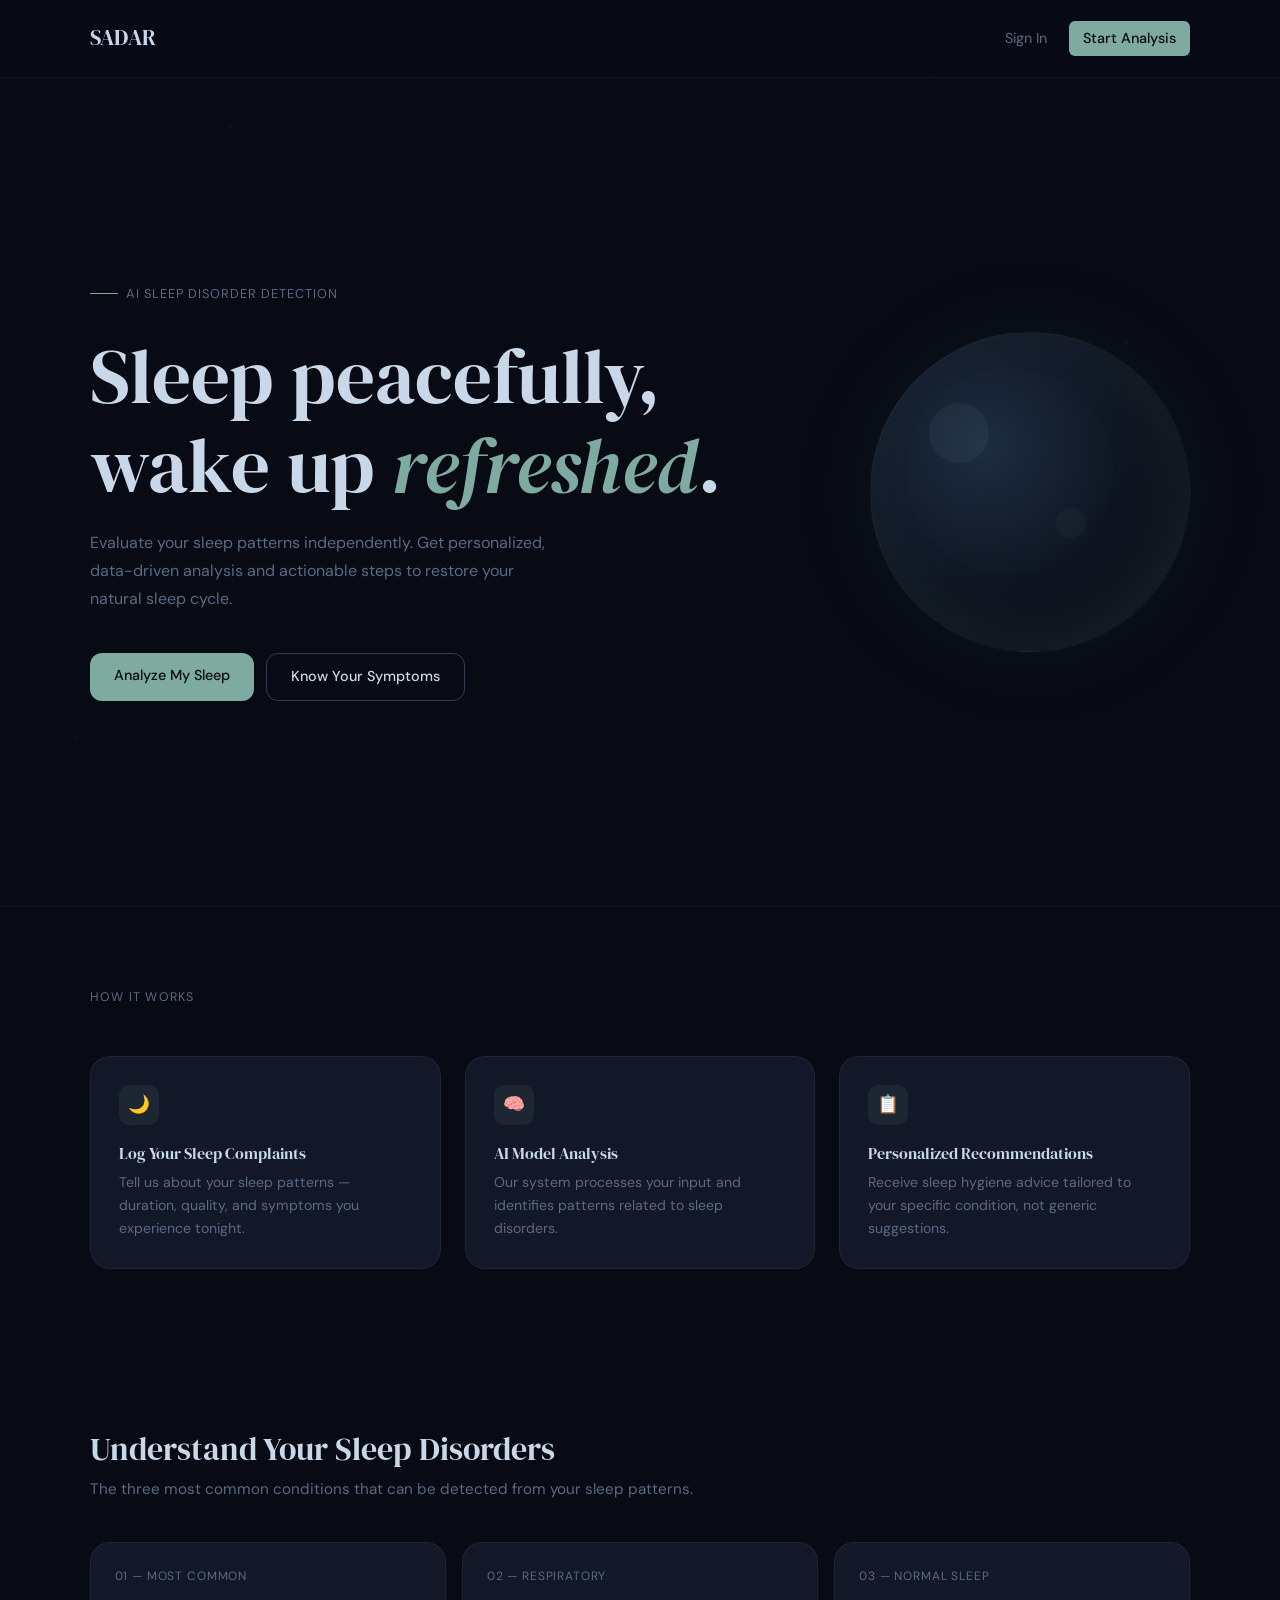
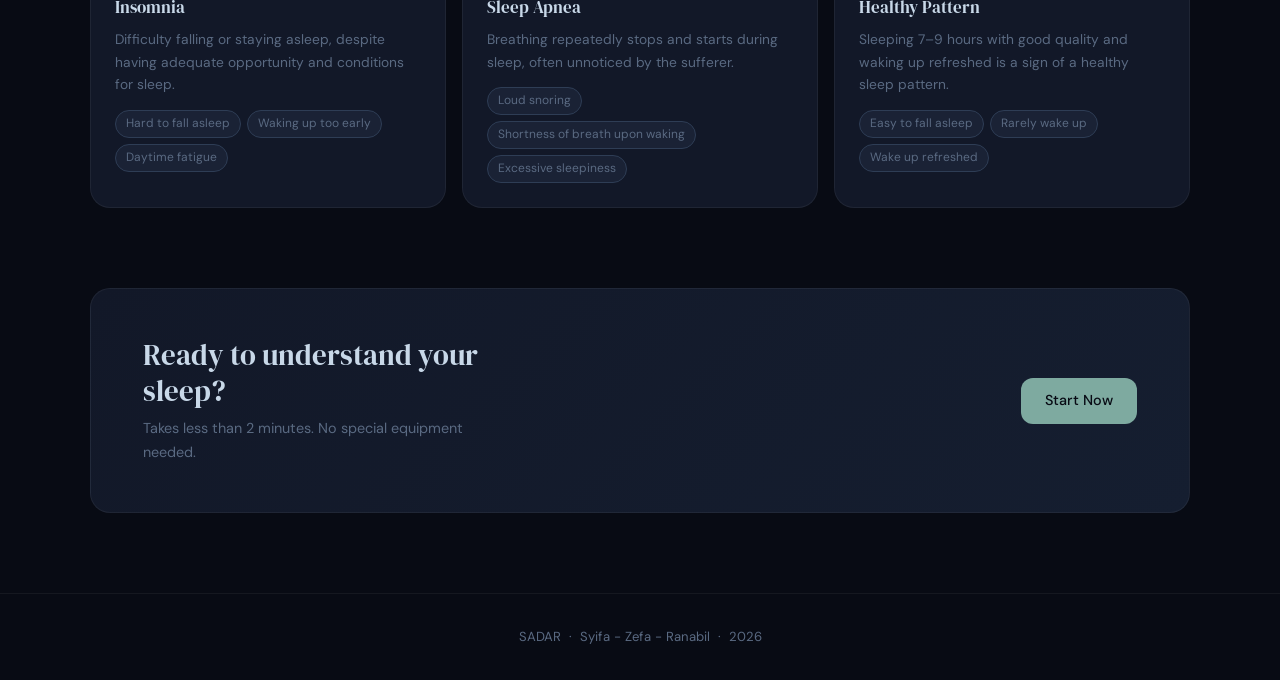
<file: index.html>
<!doctype html>
<html lang="en">
    <head>
        <meta charset="UTF-8" />
        <meta name="viewport" content="width=device-width, initial-scale=1.0" />
        <title>SADAR — Sleep Apnea & Disorder Advanced Reasoning</title>
        <link rel="stylesheet" href="css/style.css" />
        <style>
            /* ── HERO ── */
            .hero {
                position: relative;
                z-index: 1;
                min-height: calc(100vh - 72px);
                display: flex;
                flex-direction: column;
                justify-content: center;
                padding: 0 7%;
            }

            .hero-eyebrow {
                display: inline-flex;
                align-items: center;
                gap: 8px;
                font-size: 0.8rem;
                color: var(--muted);
                letter-spacing: 0.08em;
                text-transform: uppercase;
                margin-bottom: 28px;
            }
            .hero-eyebrow::before {
                content: '';
                display: block;
                width: 28px;
                height: 1px;
                background: var(--sage);
            }

            .hero h1 {
                font-size: clamp(2.8rem, 6vw, 5rem);
                max-width: 680px;
                color: var(--moon);
                margin-bottom: 20px;
                line-height: 1.15;
            }
            .hero h1 em {
                font-style: italic;
                color: var(--sage);
            }

            .hero p {
                max-width: 460px;
                color: var(--muted);
                font-size: 1rem;
                margin-bottom: 40px;
                line-height: 1.75;
            }

            .hero-cta {
                display: flex;
                gap: 12px;
                flex-wrap: wrap;
            }

            /* moon deco */
            .moon-deco {
                position: absolute;
                right: 7%;
                top: 50%;
                transform: translateY(-50%);
                width: 320px;
                height: 320px;
                border-radius: 50%;
                background: radial-gradient(
                    circle at 35% 35%,
                    #1e2d42,
                    var(--night) 70%
                );
                box-shadow:
                    inset -20px -20px 60px rgba(126, 170, 160, 0.12),
                    0 0 80px rgba(126, 170, 160, 0.06),
                    0 0 140px rgba(126, 170, 160, 0.03);
                border: 1px solid rgba(126, 170, 160, 0.1);
            }
            .moon-deco::before {
                content: '';
                position: absolute;
                width: 60px;
                height: 60px;
                border-radius: 50%;
                background: rgba(126, 170, 160, 0.07);
                top: 22%;
                left: 18%;
            }
            .moon-deco::after {
                content: '';
                position: absolute;
                width: 30px;
                height: 30px;
                border-radius: 50%;
                background: rgba(126, 170, 160, 0.05);
                top: 55%;
                left: 58%;
            }

            /* ── FEATURES ── */
            .features {
                position: relative;
                z-index: 1;
                padding: 80px 7%;
                border-top: 1px solid var(--rim);
            }
            .features-label {
                font-size: 0.78rem;
                color: var(--muted);
                letter-spacing: 0.1em;
                text-transform: uppercase;
                margin-bottom: 48px;
            }
            .features-grid {
                display: grid;
                grid-template-columns: repeat(3, 1fr);
                gap: 24px;
            }
            .feature-card {
                background: var(--surface);
                border: 1px solid var(--rim);
                border-radius: var(--r-lg);
                padding: 28px;
                transition:
                    border-color 0.2s,
                    background 0.2s;
            }
            .feature-card:hover {
                border-color: rgba(126, 170, 160, 0.25);
                background: var(--lift);
            }
            .feature-icon {
                width: 40px;
                height: 40px;
                border-radius: 10px;
                background: rgba(126, 170, 160, 0.1);
                display: flex;
                align-items: center;
                justify-content: center;
                margin-bottom: 18px;
                font-size: 1.1rem;
            }
            .feature-card h4 {
                font-size: 1rem;
                margin-bottom: 8px;
                color: var(--moon);
            }
            .feature-card p {
                font-size: 0.88rem;
                color: var(--muted);
                line-height: 1.65;
            }

            /* ── DISORDER INFO ── */
            .disorders {
                position: relative;
                z-index: 1;
                padding: 80px 7%;
            }
            .disorders h2 {
                font-size: 2rem;
                margin-bottom: 8px;
            }
            .disorders > p {
                color: var(--muted);
                margin-bottom: 40px;
                font-size: 0.95rem;
            }
            .disorder-grid {
                display: grid;
                grid-template-columns: repeat(3, 1fr);
                gap: 16px;
            }
            .disorder-item {
                background: var(--surface);
                border: 1px solid var(--rim);
                border-radius: var(--r-lg);
                padding: 24px;
            }
            .disorder-item .d-label {
                font-size: 0.75rem;
                color: var(--muted);
                text-transform: uppercase;
                letter-spacing: 0.07em;
                margin-bottom: 10px;
            }
            .disorder-item h4 {
                font-size: 1.05rem;
                margin-bottom: 10px;
            }
            .disorder-item p {
                font-size: 0.86rem;
                color: var(--muted);
            }
            .disorder-item .symptoms {
                margin-top: 14px;
                display: flex;
                flex-wrap: wrap;
                gap: 6px;
            }
            .sym-chip {
                font-size: 0.75rem;
                padding: 3px 10px;
                background: var(--lift);
                border: 1px solid var(--faint);
                border-radius: 20px;
                color: var(--muted);
            }

            /* ── CTA BAND ── */
            .cta-band {
                position: relative;
                z-index: 1;
                margin: 0 7% 80px;
                background: linear-gradient(
                    135deg,
                    var(--surface) 0%,
                    #151e30 100%
                );
                border: 1px solid var(--rim);
                border-radius: var(--r-lg);
                padding: 48px 52px;
                display: flex;
                align-items: center;
                justify-content: space-between;
                gap: 32px;
            }
            .cta-band h2 {
                font-size: 1.8rem;
                max-width: 380px;
            }
            .cta-band p {
                color: var(--muted);
                margin-top: 8px;
                font-size: 0.9rem;
                max-width: 340px;
            }

            @media (max-width: 900px) {
                .moon-deco {
                    display: none;
                }
                .features-grid {
                    grid-template-columns: 1fr 1fr;
                }
                .disorder-grid {
                    grid-template-columns: 1fr;
                }
                .cta-band {
                    flex-direction: column;
                }
            }
            @media (max-width: 600px) {
                .features-grid {
                    grid-template-columns: 1fr;
                }
                .hero h1 {
                    font-size: 2.4rem;
                }
            }
        </style>
    </head>
    <body>
        <nav>
            <div class="logo">SADAR</div>
            <div class="nav-links">
                <a href="login.html">Sign In</a>
                <a href="login.html" class="nav-cta">Start Analysis</a>
            </div>
        </nav>

        <main>
            <section class="hero">
                <div class="moon-deco"></div>

                <span class="hero-eyebrow">AI Sleep Disorder Detection</span>
                <h1>Sleep peacefully,<br />wake up <em>refreshed</em>.</h1>
                <p>
                    Evaluate your sleep patterns independently. Get
                    personalized, data-driven analysis and actionable steps to
                    restore your natural sleep cycle.
                </p>
                <div class="hero-cta">
                    <a href="login.html" class="btn btn-primary"
                        >Analyze My Sleep</a
                    >
                    <a href="#gangguan" class="btn btn-secondary"
                        >Know Your Symptoms</a
                    >
                </div>
            </section>

            <section class="features">
                <p class="features-label">How It Works</p>
                <div class="features-grid">
                    <div class="feature-card">
                        <div class="feature-icon">🌙</div>
                        <h4>Log Your Sleep Complaints</h4>
                        <p>
                            Tell us about your sleep patterns — duration,
                            quality, and symptoms you experience tonight.
                        </p>
                    </div>
                    <div class="feature-card">
                        <div class="feature-icon">🧠</div>
                        <h4>AI Model Analysis</h4>
                        <p>
                            Our system processes your input and identifies
                            patterns related to sleep disorders.
                        </p>
                    </div>
                    <div class="feature-card">
                        <div class="feature-icon">📋</div>
                        <h4>Personalized Recommendations</h4>
                        <p>
                            Receive sleep hygiene advice tailored to your
                            specific condition, not generic suggestions.
                        </p>
                    </div>
                </div>
            </section>

            <section class="disorders" id="gangguan">
                <h2>Understand Your Sleep Disorders</h2>
                <p>
                    The three most common conditions that can be detected from
                    your sleep patterns.
                </p>
                <div class="disorder-grid">
                    <div class="disorder-item">
                        <div class="d-label">01 — Most Common</div>
                        <h4>Insomnia</h4>
                        <p>
                            Difficulty falling or staying asleep, despite having
                            adequate opportunity and conditions for sleep.
                        </p>
                        <div class="symptoms">
                            <span class="sym-chip">Hard to fall asleep</span>
                            <span class="sym-chip">Waking up too early</span>
                            <span class="sym-chip">Daytime fatigue</span>
                        </div>
                    </div>
                    <div class="disorder-item">
                        <div class="d-label">02 — Respiratory</div>
                        <h4>Sleep Apnea</h4>
                        <p>
                            Breathing repeatedly stops and starts during sleep,
                            often unnoticed by the sufferer.
                        </p>
                        <div class="symptoms">
                            <span class="sym-chip">Loud snoring</span>
                            <span class="sym-chip"
                                >Shortness of breath upon waking</span
                            >
                            <span class="sym-chip">Excessive sleepiness</span>
                        </div>
                    </div>
                    <div class="disorder-item">
                        <div class="d-label">03 — Normal Sleep</div>
                        <h4>Healthy Pattern</h4>
                        <p>
                            Sleeping 7–9 hours with good quality and waking up
                            refreshed is a sign of a healthy sleep pattern.
                        </p>
                        <div class="symptoms">
                            <span class="sym-chip">Easy to fall asleep</span>
                            <span class="sym-chip">Rarely wake up</span>
                            <span class="sym-chip">Wake up refreshed</span>
                        </div>
                    </div>
                </div>
            </section>

            <div class="cta-band">
                <div>
                    <h2>Ready to understand your sleep?</h2>
                    <p>
                        Takes less than 2 minutes. No special equipment needed.
                    </p>
                </div>
                <a
                    href="login.html"
                    class="btn btn-primary"
                    style="flex-shrink: 0; white-space: nowrap"
                    >Start Now</a
                >
            </div>
        </main>

        <footer>
            <p>SADAR &nbsp;·&nbsp; Syifa - Zefa - Ranabil &nbsp;·&nbsp; 2026</p>
        </footer>
    </body>
</html>
</file>
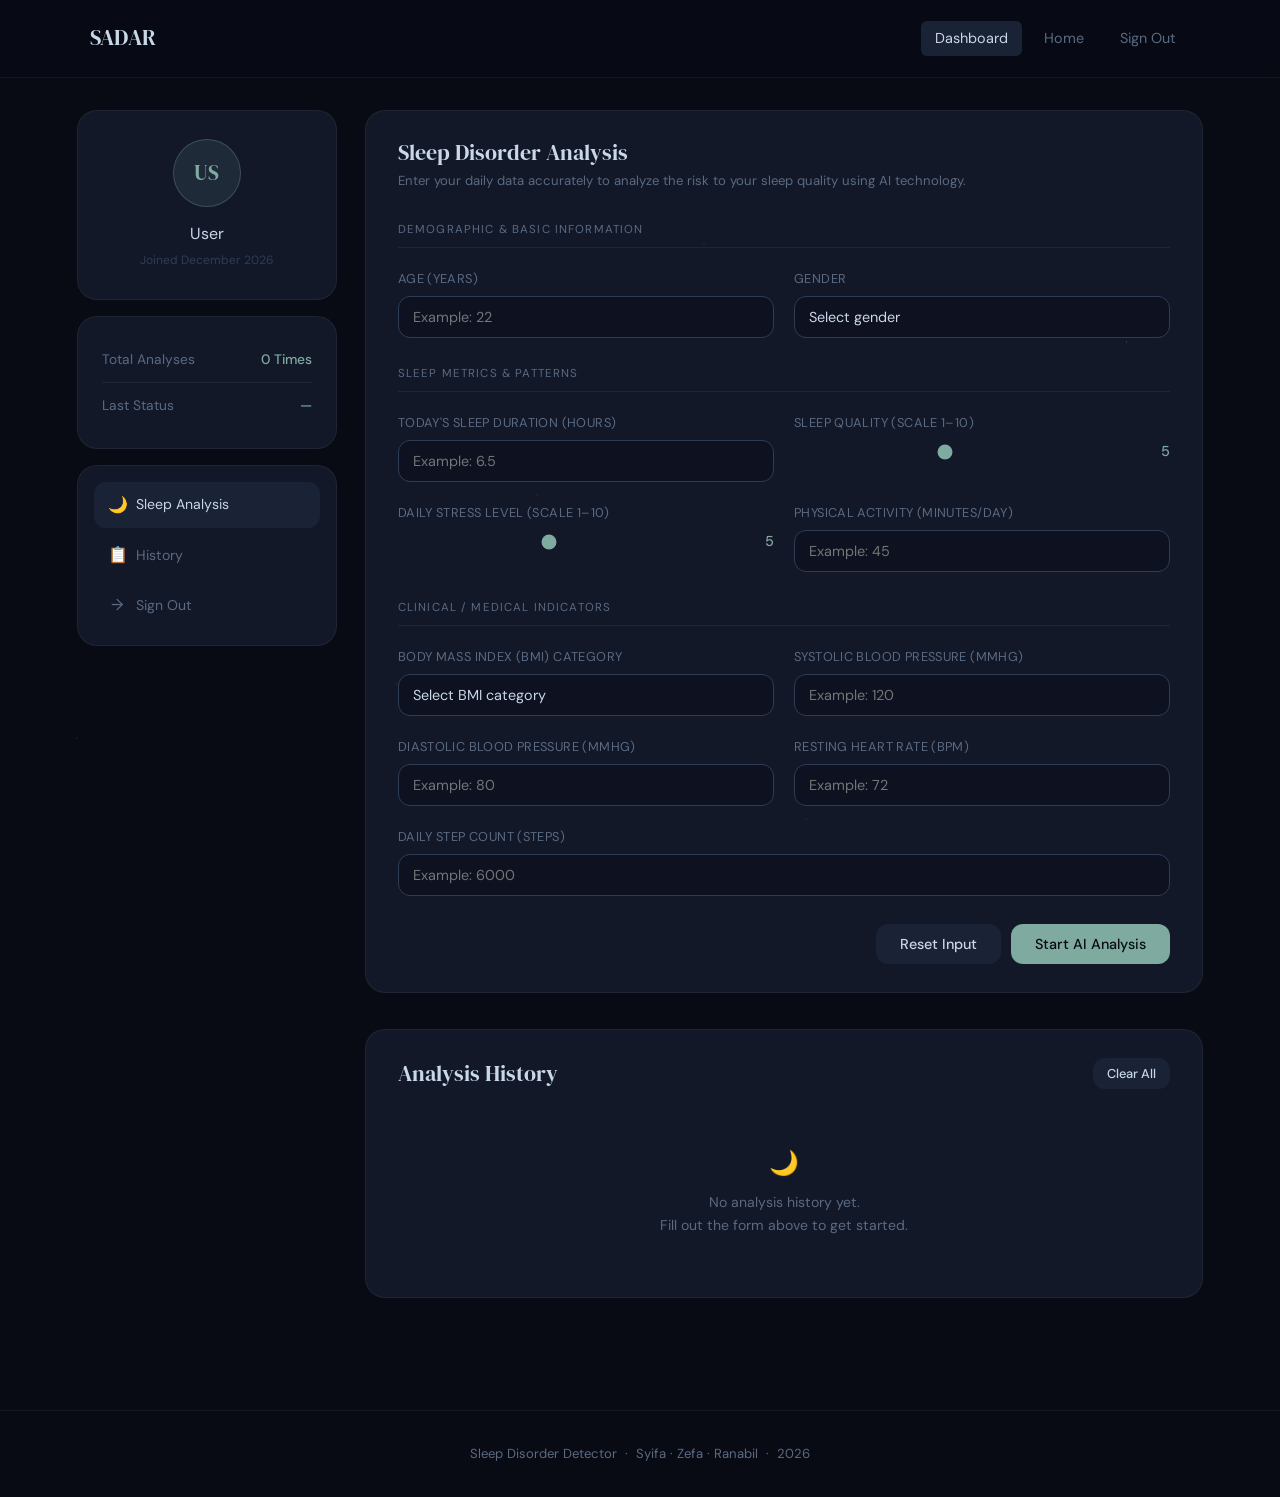
<file: dashboard.html>
<!doctype html>
<html lang="en">
    <head>
        <meta charset="UTF-8" />
        <meta name="viewport" content="width=device-width, initial-scale=1.0" />
        <title>Dashboard — Sleep Disorder Detector</title>
        <link rel="stylesheet" href="css/style.css" />
        <style>
            /* ── LAYOUT ──────────────────────────────────────── */
            .dash-layout {
                display: grid;
                grid-template-columns: 260px 1fr;
                gap: 28px;
                padding: 32px 6%;
                align-items: start;
            }

            /* ── SIDEBAR ─────────────────────────────────────── */
            .sidebar {
                display: flex;
                flex-direction: column;
                gap: 16px;
                position: sticky;
                top: 92px;
            }

            .profile-card {
                text-align: center;
                padding: 28px 24px;
            }
            .avatar {
                width: 68px;
                height: 68px;
                border-radius: 50%;
                background: rgba(126, 170, 160, 0.12);
                border: 1.5px solid rgba(126, 170, 160, 0.3);
                color: var(--sage);
                display: flex;
                align-items: center;
                justify-content: center;
                font-family: 'DM Serif Display', serif;
                font-size: 1.3rem;
                margin: 0 auto 14px;
            }
            .profile-name {
                font-size: 1rem;
                margin-bottom: 3px;
            }
            .profile-email {
                font-size: 0.78rem;
                color: var(--muted);
                margin-bottom: 4px;
            }
            .profile-since {
                font-size: 0.75rem;
                color: var(--faint);
            }

            .stats-card {
                padding: 20px 24px;
            }
            .stat-row {
                display: flex;
                justify-content: space-between;
                align-items: center;
                padding: 11px 0;
                border-bottom: 1px solid var(--rim);
                font-size: 0.86rem;
            }
            .stat-row:last-child {
                border-bottom: none;
            }
            .stat-row .label {
                color: var(--muted);
            }
            .stat-row .value {
                font-weight: 500;
                color: var(--sage);
            }

            .sidebar-nav {
                padding: 16px;
                display: flex;
                flex-direction: column;
                gap: 4px;
            }
            .sidebar-link {
                display: flex;
                align-items: center;
                gap: 10px;
                padding: 10px 14px;
                border-radius: var(--r);
                color: var(--muted);
                font-size: 0.88rem;
                text-decoration: none;
                transition: all 0.15s;
                border: none;
                background: none;
                font-family: inherit;
                width: 100%;
                text-align: left;
                cursor: pointer;
            }
            .sidebar-link:hover,
            .sidebar-link.active {
                color: var(--moon);
                background: var(--lift);
            }
            .sidebar-link .icon {
                font-size: 1rem;
                width: 18px;
                text-align: center;
            }

            /* ── MAIN ────────────────────────────────────────── */
            .main {
                display: flex;
                flex-direction: column;
                gap: 24px;
            }

            .section-header {
                display: flex;
                align-items: center;
                justify-content: space-between;
                margin-bottom: 22px;
            }
            .section-header h3 {
                font-size: 1.35rem;
            }
            .section-sub {
                font-size: 0.82rem;
                color: var(--muted);
                margin-top: 4px;
            }

            /* ── FORM GRID ───────────────────────────────────── */
            .form-grid {
                display: grid;
                grid-template-columns: 1fr 1fr;
                gap: 20px;
            }
            .form-grid .span-2 {
                grid-column: span 2;
            }

            .form-section-label {
                grid-column: span 2;
                font-size: 0.72rem;
                color: var(--muted);
                letter-spacing: 0.1em;
                text-transform: uppercase;
                padding-bottom: 8px;
                border-bottom: 1px solid var(--rim);
                margin-top: 6px;
            }

            .slider-row {
                display: flex;
                align-items: center;
                gap: 10px;
            }
            .slider-row input[type='range'] {
                flex: 1;
                padding: 0;
                border: none;
                background: transparent;
                accent-color: var(--sage);
                cursor: pointer;
                height: 4px;
            }
            .slider-val {
                min-width: 28px;
                text-align: right;
                font-size: 0.9rem;
                font-weight: 500;
                color: var(--sage);
            }

            .form-actions {
                display: flex;
                justify-content: flex-end;
                gap: 10px;
                margin-top: 8px;
            }

            .input-hint {
                font-size: 0.75rem;
                color: var(--muted);
                margin-top: 5px;
            }

            /* ── RESULT CARD ─────────────────────────────────── */
            #result-card {
                display: none;
                border-left: 3px solid var(--sage);
                position: relative;
                overflow: hidden;
                transition: border-color 0.3s;
            }
            #result-card::before {
                content: '';
                position: absolute;
                inset: 0;
                background: radial-gradient(
                    ellipse at top left,
                    rgba(126, 170, 160, 0.04),
                    transparent 60%
                );
                pointer-events: none;
            }
            .result-header {
                display: flex;
                align-items: flex-start;
                justify-content: space-between;
                margin-bottom: 16px;
                gap: 12px;
            }
            .result-header h3 {
                font-size: 1.25rem;
            }
            .result-meta {
                font-size: 0.84rem;
                color: var(--muted);
                margin-top: 6px;
            }
            .result-meta strong {
                color: var(--moon);
            }

            .result-tips {
                margin-top: 14px;
                padding-left: 0;
                list-style: none;
                display: flex;
                flex-direction: column;
                gap: 10px;
            }
            .result-tips li {
                display: flex;
                gap: 10px;
                font-size: 0.88rem;
                color: var(--muted);
                line-height: 1.65;
            }
            .result-tips li::before {
                content: '—';
                color: var(--sage);
                flex-shrink: 0;
            }

            .disclaimer {
                font-size: 0.75rem;
                color: var(--faint);
                margin-top: 20px;
                font-style: italic;
            }

            /* ── XAI SECTION ─────────────────────────────────── */
            .xai-container {
                margin-bottom: 24px;
                background: var(--lift);
                padding: 20px 22px;
                border-radius: var(--r);
                border: 1px solid var(--faint);
            }

            .xai-header {
                display: flex;
                align-items: center;
                gap: 8px;
                margin-bottom: 6px;
            }
            .xai-header h4 {
                font-size: 0.95rem;
                color: var(--moon);
            }
            .xai-badge {
                font-size: 0.68rem;
                padding: 2px 8px;
                background: rgba(126, 170, 160, 0.15);
                color: var(--sage);
                border-radius: 20px;
                letter-spacing: 0.06em;
                text-transform: uppercase;
            }

            #xai-summary {
                font-size: 0.84rem;
                color: var(--muted);
                margin-bottom: 20px;
                line-height: 1.7;
            }

            /* Verdict banner */
            .xai-verdict {
                display: flex;
                align-items: center;
                gap: 14px;
                padding: 14px 16px;
                border-radius: var(--r);
                margin-bottom: 20px;
                border: 1px solid transparent;
            }
            .xai-verdict.verdict-normal {
                background: rgba(126, 170, 160, 0.08);
                border-color: rgba(126, 170, 160, 0.2);
            }
            .xai-verdict.verdict-insomnia {
                background: rgba(196, 168, 130, 0.08);
                border-color: rgba(196, 168, 130, 0.2);
            }
            .xai-verdict.verdict-apnea {
                background: rgba(217, 128, 128, 0.08);
                border-color: rgba(217, 128, 128, 0.2);
            }
            .verdict-icon {
                font-size: 1.6rem;
                flex-shrink: 0;
            }
            .verdict-text strong {
                font-size: 0.95rem;
                display: block;
                margin-bottom: 3px;
            }
            .verdict-text span {
                font-size: 0.8rem;
                color: var(--muted);
            }

            /* Factor bars */
            .xai-factors-title {
                font-size: 0.72rem;
                color: var(--muted);
                text-transform: uppercase;
                letter-spacing: 0.09em;
                margin-bottom: 14px;
            }

            .xai-bar-row {
                margin-bottom: 14px;
            }
            .xai-bar-meta {
                display: flex;
                justify-content: space-between;
                align-items: baseline;
                margin-bottom: 6px;
            }
            .xai-factor-name {
                font-size: 0.83rem;
                color: var(--moon);
                font-weight: 500;
            }
            .xai-factor-right {
                display: flex;
                align-items: center;
                gap: 8px;
            }
            .xai-factor-pct {
                font-size: 0.82rem;
                font-weight: 600;
            }
            .xai-factor-suffix {
                font-size: 0.74rem;
                color: var(--muted);
                background: var(--surface);
                padding: 2px 8px;
                border-radius: 20px;
                border: 1px solid var(--rim);
            }
            .xai-bar-track {
                width: 100%;
                height: 6px;
                background: var(--surface);
                border-radius: 4px;
                overflow: hidden;
            }
            .xai-bar-fill {
                height: 100%;
                border-radius: 4px;
                transition: width 0.7s cubic-bezier(0.4, 0, 0.2, 1);
                width: 0%;
            }

            /* "Others" summary row */
            .xai-others-row {
                display: flex;
                align-items: center;
                justify-content: space-between;
                padding: 10px 0;
                border-top: 1px solid var(--rim);
                margin-top: 6px;
                font-size: 0.8rem;
                color: var(--muted);
            }

            /* Insight box */
            .xai-insight {
                margin-top: 16px;
                padding: 12px 14px;
                background: var(--surface);
                border-radius: var(--r);
                border-left: 2px solid;
                font-size: 0.82rem;
                color: var(--muted);
                line-height: 1.65;
            }

            /* ── HISTORY ─────────────────────────────────────── */
            .history-list {
                display: flex;
                flex-direction: column;
                gap: 10px;
            }
            .history-item {
                display: flex;
                align-items: center;
                justify-content: space-between;
                padding: 14px 18px;
                background: var(--deep);
                border: 1px solid var(--rim);
                border-radius: var(--r);
                transition: border-color 0.15s;
                gap: 12px;
            }
            .history-item:hover {
                border-color: var(--faint);
            }
            .history-left {
                display: flex;
                flex-direction: column;
                gap: 7px;
            }
            .history-meta {
                font-size: 0.8rem;
                color: var(--muted);
            }
            .history-date {
                font-size: 0.8rem;
                color: var(--faint);
                white-space: nowrap;
            }

            .history-empty {
                padding: 32px;
                text-align: center;
                color: var(--muted);
                font-size: 0.88rem;
            }
            .history-empty p {
                margin-top: 8px;
            }

            /* ── RESPONSIVE ──────────────────────────────────── */
            @media (max-width: 900px) {
                .dash-layout {
                    grid-template-columns: 1fr;
                }
                .sidebar {
                    position: static;
                }
            }
            @media (max-width: 600px) {
                .form-grid {
                    grid-template-columns: 1fr;
                }
                .form-grid .span-2,
                .form-grid .form-section-label {
                    grid-column: span 1;
                }
                .dash-layout {
                    padding: 20px 4%;
                }
            }
        </style>
    </head>
    <body>
        <nav>
            <div class="logo">SADAR</div>
            <div class="nav-links">
                <a href="#" class="active">Dashboard</a>
                <a href="landingPage.html">Home</a>
                <a href="login.html">Sign Out</a>
            </div>
        </nav>

        <div class="dash-layout">
            <!-- ── SIDEBAR ── -->
            <aside class="sidebar">
                <div class="card profile-card">
                    <div class="avatar" id="profile-initials">—</div>
                    <div class="profile-name" id="profile-name">Loading...</div>
                    <div class="profile-email" id="profile-email"></div>
                    <div class="profile-since">
                        Joined <span id="profile-joined">—</span>
                    </div>
                </div>

                <div class="card stats-card">
                    <div class="stat-row">
                        <span class="label">Total Analyses</span>
                        <span class="value" id="stat-total">0 Times</span>
                    </div>
                    <div class="stat-row">
                        <span class="label">Last Status</span>
                        <span class="value" id="stat-last">—</span>
                    </div>
                </div>

                <div class="card sidebar-nav">
                    <a class="sidebar-link active" href="#">
                        <span class="icon">🌙</span> Sleep Analysis
                    </a>
                    <a class="sidebar-link" href="#history-section">
                        <span class="icon">📋</span> History
                    </a>
                    <a class="sidebar-link" href="login.html">
                        <span class="icon">→</span> Sign Out
                    </a>
                </div>
            </aside>

            <!-- ── MAIN ── -->
            <main class="main">
                <section class="card">
                    <div class="section-header">
                        <div>
                            <h3>Sleep Disorder Analysis</h3>
                            <p class="section-sub">
                                Enter your daily data accurately to analyze the
                                risk to your sleep quality using AI technology.
                            </p>
                        </div>
                    </div>

                    <form id="predict-form" class="form-grid">
                        <div class="form-section-label">
                            Demographic & Basic Information
                        </div>

                        <div class="form-group">
                            <label for="age">Age (Years)</label>
                            <input
                                type="number"
                                id="age"
                                name="age"
                                min="10"
                                max="100"
                                placeholder="Example: 22"
                                required
                            />
                        </div>

                        <div class="form-group">
                            <label for="gender">Gender</label>
                            <select id="gender">
                                <option value="" disabled selected>
                                    Select gender
                                </option>
                                <option value="Male">Male</option>
                                <option value="Female">Female</option>
                            </select>
                        </div>

                        <div class="form-section-label">
                            Sleep Metrics & Patterns
                        </div>

                        <div class="form-group">
                            <label for="sleep_duration"
                                >Today's Sleep Duration (Hours)</label
                            >
                            <input
                                type="number"
                                id="sleep_duration"
                                name="sleep_duration"
                                min="1"
                                max="24"
                                step="0.1"
                                placeholder="Example: 6.5"
                                required
                            />
                        </div>

                        <div class="form-group">
                            <label>Sleep Quality (Scale 1–10)</label>
                            <div class="slider-row">
                                <input
                                    type="range"
                                    id="quality_of_sleep"
                                    name="quality_of_sleep"
                                    min="1"
                                    max="10"
                                    value="5"
                                    oninput="
                                        document.getElementById(
                                            'quality-val',
                                        ).textContent = this.value
                                    "
                                />
                                <span class="slider-val" id="quality-val"
                                    >5</span
                                >
                            </div>
                        </div>

                        <div class="form-group">
                            <label>Daily Stress Level (Scale 1–10)</label>
                            <div class="slider-row">
                                <input
                                    type="range"
                                    id="stress_level"
                                    name="stress_level"
                                    min="1"
                                    max="10"
                                    value="5"
                                    oninput="
                                        document.getElementById(
                                            'stress-val',
                                        ).textContent = this.value
                                    "
                                />
                                <span class="slider-val" id="stress-val"
                                    >5</span
                                >
                            </div>
                        </div>

                        <div class="form-group">
                            <label for="physical_activity"
                                >Physical Activity (Minutes/Day)</label
                            >
                            <input
                                type="number"
                                id="physical_activity"
                                name="physical_activity"
                                min="0"
                                max="480"
                                placeholder="Example: 45"
                                required
                            />
                        </div>

                        <div class="form-section-label">
                            Clinical / Medical Indicators
                        </div>

                        <div class="form-group">
                            <label for="bmi"
                                >Body Mass Index (BMI) Category</label
                            >
                            <select id="bmi">
                                <option value="" disabled selected>
                                    Select BMI category
                                </option>
                                <option value="Normal">Normal Weight</option>
                                <option value="Overweight">Overweight</option>
                                <option value="Obese">Obese</option>
                            </select>
                        </div>

                        <div class="form-group">
                            <label for="systolic"
                                >Systolic Blood Pressure (mmHg)</label
                            >
                            <input
                                type="number"
                                id="systolic"
                                name="systolic"
                                min="80"
                                max="200"
                                placeholder="Example: 120"
                                required
                            />
                        </div>

                        <div class="form-group">
                            <label for="diastolic"
                                >Diastolic Blood Pressure (mmHg)</label
                            >
                            <input
                                type="number"
                                id="diastolic"
                                name="diastolic"
                                min="50"
                                max="130"
                                placeholder="Example: 80"
                                required
                            />
                        </div>

                        <div class="form-group">
                            <label for="heart_rate"
                                >Resting Heart Rate (BPM)</label
                            >
                            <input
                                type="number"
                                id="heart_rate"
                                name="heart_rate"
                                min="40"
                                max="150"
                                placeholder="Example: 72"
                                required
                            />
                        </div>

                        <div class="form-group span-2">
                            <label for="daily_steps"
                                >Daily Step Count (Steps)</label
                            >
                            <input
                                type="number"
                                id="daily_steps"
                                name="daily_steps"
                                min="0"
                                max="40000"
                                placeholder="Example: 6000"
                                required
                            />
                        </div>

                        <div class="form-actions span-2">
                            <button
                                type="button"
                                class="btn btn-ghost"
                                onclick="resetForm()"
                            >
                                Reset Input
                            </button>
                            <button type="submit" class="btn btn-primary">
                                Start AI Analysis
                            </button>
                        </div>
                    </form>
                </section>

                <!-- ── RESULT CARD ── -->
                <section class="card" id="result-card">
                    <div class="result-header">
                        <div>
                            <h3>AI Analysis Results</h3>
                            <div class="result-meta">
                                Sleep <strong id="res-dur">—</strong> hours
                                &nbsp;·&nbsp; Quality
                                <strong id="res-quality">—</strong>/10
                                &nbsp;·&nbsp; Stress
                                <strong id="res-stress">—</strong>/10
                            </div>
                        </div>
                        <span class="tag" id="res-label">—</span>
                    </div>

                    <hr class="divider" style="margin-bottom: 20px" />

                    <!-- XAI EXPLAINABILITY SECTION -->
                    <div class="xai-container">
                        <div class="xai-header">
                            <h4>Why Did the AI Conclude This?</h4>
                            <span class="xai-badge">Explainable AI</span>
                        </div>
                        <p id="xai-summary"></p>

                        <!-- Verdict banner -->
                        <div class="xai-verdict" id="xai-verdict">
                            <div class="verdict-icon" id="verdict-icon">—</div>
                            <div class="verdict-text">
                                <strong id="verdict-title">—</strong>
                                <span id="verdict-desc">—</span>
                            </div>
                        </div>

                        <!-- Factor contribution bars -->
                        <p class="xai-factors-title">
                            Main Factor Contributions to Prediction
                        </p>
                        <div id="xai-factors-list"></div>

                        <!-- Others summary -->
                        <div class="xai-others-row">
                            <span>Other factors (Age, Gender, Steps)</span>
                            <span
                                id="xai-others-pct"
                                style="font-weight: 500; color: var(--moon)"
                                >—</span
                            >
                        </div>

                        <!-- Natural-language insight -->
                        <div class="xai-insight" id="xai-insight"></div>
                    </div>

                    <hr class="divider" style="margin-bottom: 16px" />

                    <p
                        style="
                            font-size: 0.88rem;
                            color: var(--moon);
                            margin-bottom: 10px;
                            font-weight: 500;
                        "
                    >
                        Actionable Recommendations:
                    </p>
                    <p
                        style="
                            font-size: 0.88rem;
                            color: var(--muted);
                            margin-bottom: 10px;
                        "
                        id="res-intro"
                    ></p>
                    <ul class="result-tips" id="res-tips"></ul>

                    <p class="disclaimer">
                        * This analysis is powered by Explainable AI (XAI) for
                        model transparency. Results are indicative and do not
                        replace professional medical diagnosis.
                    </p>
                </section>

                <!-- ── HISTORY ── -->
                <section
                    class="card"
                    id="history-section"
                    style="margin-top: 12px"
                >
                    <div class="section-header">
                        <div>
                            <h3>Analysis History</h3>
                        </div>
                        <button
                            class="btn btn-ghost"
                            onclick="clearAllHistory()"
                            style="font-size: 0.8rem; padding: 7px 14px"
                        >
                            Clear All
                        </button>
                    </div>
                    <div class="history-list" id="history-list"></div>
                    <div class="history-empty" id="history-empty">
                        <span style="font-size: 1.5rem">🌙</span>
                        <p>
                            No analysis history yet.<br />Fill out the form
                            above to get started.
                        </p>
                    </div>
                </section>
            </main>
        </div>

        <footer>
            <p>
                Sleep Disorder Detector &nbsp;·&nbsp; Syifa · Zefa · Ranabil
                &nbsp;·&nbsp; 2026
            </p>
        </footer>

        <script src="js/dashboard.js"></script>
        <script>
            function resetForm() {
                document.getElementById('predict-form').reset();
                document.getElementById('quality-val').textContent = '5';
                document.getElementById('stress-val').textContent = '5';
                document.getElementById('result-card').style.display = 'none';
            }

            function clearAllHistory() {
                if (!confirm('Clear all analysis history?')) return;
                localStorage.removeItem('rs_history');
                renderHistory([]);
                document.getElementById('stat-total').textContent = '0 Times';
                document.getElementById('stat-last').textContent = '—';
            }
        </script>
    </body>
</html>
</file>
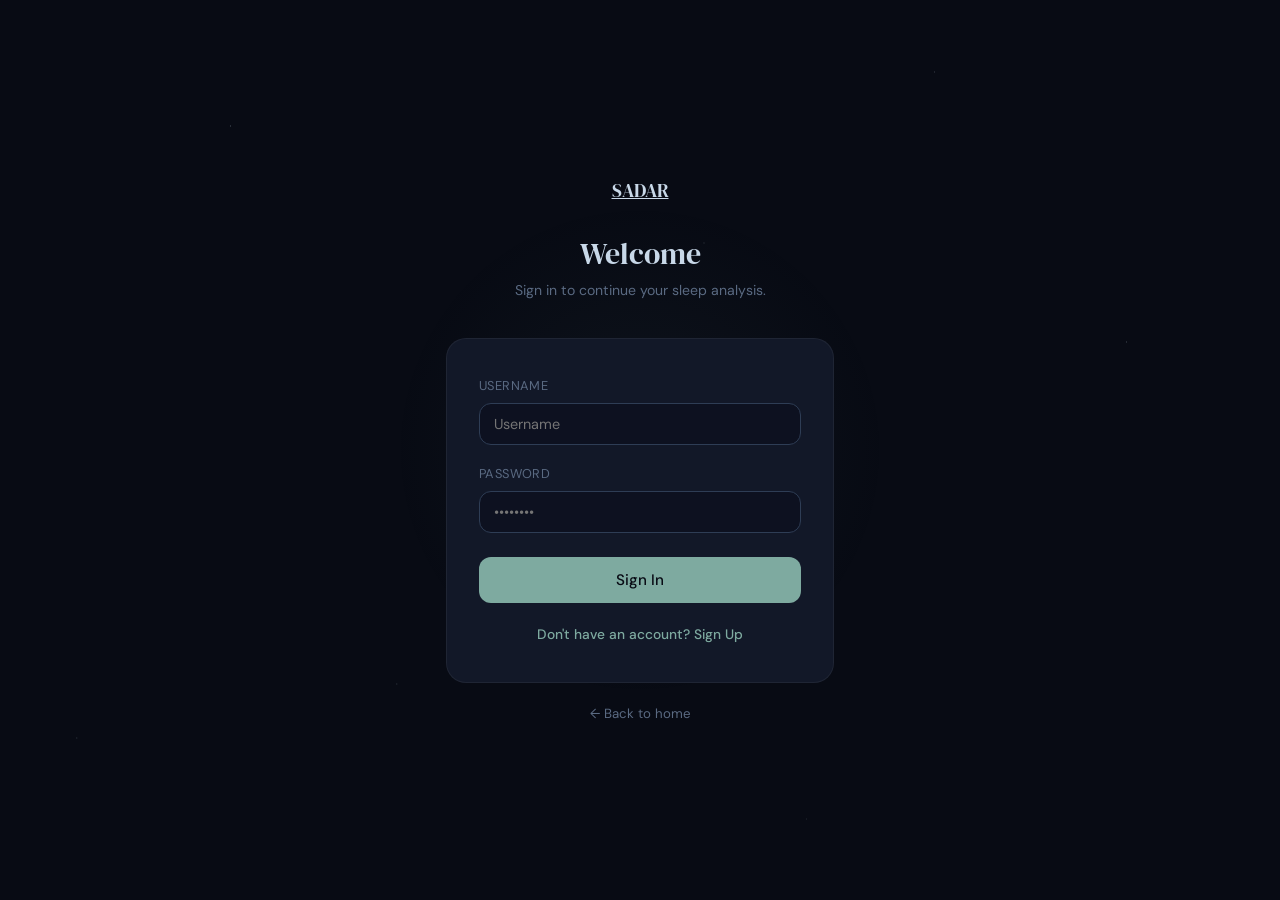
<file: login.html>
<!doctype html>
<html lang="en">
    <head>
        <meta charset="UTF-8" />
        <meta name="viewport" content="width=device-width, initial-scale=1.0" />
        <title>SADAR</title>
        <link rel="stylesheet" href="css/style.css" />
        <style>
            body {
                display: flex;
                flex-direction: column;
                align-items: center;
                justify-content: center;
                min-height: 100vh;
                position: relative;
            }

            /* ambient glow */
            .glow {
                position: fixed;
                width: 500px;
                height: 500px;
                border-radius: 50%;
                background: radial-gradient(
                    circle,
                    rgba(126, 170, 160, 0.06) 0%,
                    transparent 70%
                );
                top: 50%;
                left: 50%;
                transform: translate(-50%, -50%);
                pointer-events: none;
                z-index: 0;
            }

            .auth-wrapper {
                position: relative;
                z-index: 1;
                width: 100%;
                max-width: 420px;
                padding: 0 16px;
            }

            .auth-header {
                text-align: center;
                margin-bottom: 36px;
            }
            .auth-header .logo-sm {
                font-family: 'DM Serif Display', serif;
                font-size: 1.2rem;
                color: var(--moon);
                margin-bottom: 28px;
                display: block;
            }
            .auth-header .logo-sm span {
                color: var(--sage);
            }
            .auth-header h2 {
                font-size: 1.9rem;
                margin-bottom: 6px;
            }
            .auth-header p {
                color: var(--muted);
                font-size: 0.88rem;
            }

            .auth-card {
                background: var(--surface);
                border: 1px solid var(--rim);
                border-radius: var(--r-lg);
                padding: 36px 32px;
            }

            .form-group {
                margin-bottom: 18px;
            }

            .auth-btn {
                width: 100%;
                padding: 13px;
                background: var(--sage);
                color: var(--night);
                border: none;
                border-radius: var(--r);
                font-family: 'DM Sans', sans-serif;
                font-size: 0.95rem;
                font-weight: 500;
                cursor: pointer;
                margin-top: 6px;
                transition:
                    opacity 0.2s,
                    transform 0.2s;
            }
            .auth-btn:hover {
                opacity: 0.88;
                transform: translateY(-1px);
            }

            .toggle-row {
                text-align: center;
                margin-top: 20px;
                font-size: 0.86rem;
                color: var(--muted);
            }
            .toggle-row span {
                color: var(--sage);
                cursor: pointer;
                font-weight: 500;
            }
            .toggle-row span:hover {
                text-decoration: underline;
            }

            .back-link {
                display: block;
                text-align: center;
                margin-top: 20px;
                font-size: 0.83rem;
                color: var(--muted);
                text-decoration: none;
                transition: color 0.2s;
            }
            .back-link:hover {
                color: var(--moon);
            }

            /* name field hidden by default */
            #name-group {
                display: none;
            }

            /* slide animation on switch */
            .auth-card {
                transition: transform 0.1s ease;
            }

            /* error / info */
            .form-info {
                font-size: 0.78rem;
                color: var(--muted);
                margin-top: 4px;
            }

            .separator {
                display: flex;
                align-items: center;
                gap: 12px;
                margin: 20px 0;
                color: var(--muted);
                font-size: 0.78rem;
            }
            .separator::before,
            .separator::after {
                content: '';
                flex: 1;
                height: 1px;
                background: var(--rim);
            }
        </style>
    </head>
    <body>
        <div class="glow"></div>

        <div class="auth-wrapper">
            <div class="auth-header">
                <a href="landingPage.html" class="logo-sm">SADAR</a>
                <h2 id="auth-title">Welcome</h2>
                <p id="auth-subtitle">
                    Sign in to continue your sleep analysis.
                </p>
            </div>

            <div class="auth-card">
                <form id="auth-form" action="dashboard.html">
                    <div class="form-group" id="name-group">
                        <label>Full Name</label>
                        <input
                            type="text"
                            id="auth-name"
                            placeholder="Your name"
                        />
                    </div>
                    <div class="form-group">
                        <label>Username</label>
                        <input
                            type="text"
                            id="auth-username"
                            placeholder="Username"
                            required
                        />
                    </div>
                    <div class="form-group">
                        <label>Password</label>
                        <input
                            type="password"
                            id="auth-pass"
                            placeholder="••••••••"
                            required
                        />
                        <p
                            class="form-info"
                            id="pass-hint"
                            style="display: none"
                        >
                            Minimum 8 characters.
                        </p>
                    </div>

                    <button type="submit" class="auth-btn" id="auth-submit">
                        Sign In
                    </button>
                </form>

                <div class="toggle-row">
                    <span id="toggle-trigger" onclick="toggleMode()"
                        >Don't have an account? Sign Up</span
                    >
                </div>
            </div>

            <a href="landingPage.html" class="back-link">← Back to home</a>
        </div>

        <script>
            let isRegister = false;

            function toggleMode() {
                isRegister = !isRegister;
                const title = document.getElementById('auth-title');
                const subtitle = document.getElementById('auth-subtitle');
                const nameGrp = document.getElementById('name-group');
                const submit = document.getElementById('auth-submit');
                const toggle = document.getElementById('toggle-trigger');
                const passHint = document.getElementById('pass-hint');

                if (isRegister) {
                    title.textContent = 'Create New Account';
                    subtitle.textContent =
                        'Register to start monitoring your sleep.';
                    nameGrp.style.display = 'block';
                    submit.textContent = 'Create Account & Sign In';
                    toggle.textContent = 'Already have an account? Sign In';
                    passHint.style.display = 'block';
                } else {
                    title.textContent = 'Welcome';
                    subtitle.textContent =
                        'Sign in to continue your sleep analysis.';
                    nameGrp.style.display = 'none';
                    submit.textContent = 'Sign In';
                    toggle.textContent = "Don't have an account? Sign Up";
                    passHint.style.display = 'none';
                }
            }

            document
                .getElementById('auth-form')
                .addEventListener('submit', async function (e) {
                    e.preventDefault();

                    const username =
                        document.getElementById('auth-username').value;
                    const password = document.getElementById('auth-pass').value;

                    const endpoint = isRegister
                        ? 'https://sadar-sleep-disorder-predictor-with-xai-production.up.railway.app/register'
                        : 'https://sadar-sleep-disorder-predictor-with-xai-production.up.railway.app/login';

                    try {
                        const response = await fetch(endpoint, {
                            method: 'POST',
                            headers: { 'Content-Type': 'application/json' },
                            body: JSON.stringify({ username, password }),
                        });

                        const resData = await response.json();

                        if (resData.status === 'success') {
                            sessionStorage.setItem(
                                'rs_user',
                                JSON.stringify({
                                    id: resData.user.id,
                                    name: resData.user.username,
                                }),
                            );

                            alert(resData.message);
                            window.location.href = 'dashboard.html';
                        } else {
                            alert('Failed: ' + resData.message);
                        }
                    } catch (error) {
                        console.error(
                            'Error connecting to the database:',
                            error,
                        );
                        alert('Failed to connect to the SADAR backend server.');
                    }
                });
        </script>
    </body>
</html>
</file>
<file: css/style.css>
@import url('https://fonts.googleapis.com/css2?family=DM+Serif+Display:ital@0;1&family=DM+Sans:wght@300;400;500&display=swap');

:root {
    --night:   #080b14;
    --deep:    #0d1120;
    --surface: #121828;
    --lift:    #1a2235;
    --rim:     rgba(255,255,255,0.055);

    --moon:    #c8d8e8;
    --muted:   #5a6a82;
    --faint:   #2e3d55;

    --sage:    #7eaaa0;
    --sand:    #c4a882;
    --lavender:#9ba8c4;

    --r: 0.75rem;
    --r-lg: 1.25rem;
}

*, *::before, *::after { margin: 0; padding: 0; box-sizing: border-box; }

html { scroll-behavior: smooth; }

body {
    font-family: 'DM Sans', sans-serif;
    background: var(--night);
    color: var(--moon);
    line-height: 1.65;
    min-height: 100vh;
    overflow-x: hidden;
}

body::before {
    content: '';
    position: fixed;
    inset: 0;
    background-image:
        radial-gradient(1px 1px at 18% 14%, rgba(200,216,232,0.35) 0%, transparent 100%),
        radial-gradient(1px 1px at 73% 8%,  rgba(200,216,232,0.25) 0%, transparent 100%),
        radial-gradient(1px 1px at 42% 55%, rgba(200,216,232,0.2)  0%, transparent 100%),
        radial-gradient(1px 1px at 88% 38%, rgba(200,216,232,0.3)  0%, transparent 100%),
        radial-gradient(1px 1px at 6%  82%, rgba(200,216,232,0.2)  0%, transparent 100%),
        radial-gradient(1px 1px at 63% 91%, rgba(200,216,232,0.15) 0%, transparent 100%),
        radial-gradient(1px 1px at 31% 76%, rgba(200,216,232,0.2)  0%, transparent 100%),
        radial-gradient(1px 1px at 55% 27%, rgba(200,216,232,0.18) 0%, transparent 100%);
    pointer-events: none;
    z-index: 0;
}

/* ─── NAV ─── */
nav {
    position: sticky;
    top: 0;
    z-index: 100;
    display: flex;
    align-items: center;
    justify-content: space-between;
    padding: 20px 7%;
    border-bottom: 1px solid var(--rim);
    background: rgba(8,11,20,0.85);
    backdrop-filter: blur(14px);
}

.logo {
    font-family: 'DM Serif Display', serif;
    font-size: 1.4rem;
    letter-spacing: 0.02em;
    color: var(--moon);
}
.logo span { color: var(--sage); }

.nav-links { display: flex; align-items: center; gap: 8px; }
.nav-links a {
    color: var(--muted);
    text-decoration: none;
    font-size: 0.9rem;
    padding: 6px 14px;
    border-radius: 6px;
    transition: color 0.2s, background 0.2s;
}
.nav-links a:hover, .nav-links a.active { color: var(--moon); background: var(--lift); }
.nav-links a.nav-cta {
    background: var(--sage);
    color: var(--night);
    font-weight: 500;
}
.nav-links a.nav-cta:hover { opacity: 0.88; background: var(--sage); }

/* ─── BUTTONS ─── */
.btn {
    display: inline-block;
    padding: 11px 24px;
    border-radius: var(--r);
    font-family: 'DM Sans', sans-serif;
    font-size: 0.9rem;
    font-weight: 500;
    cursor: pointer;
    border: none;
    text-decoration: none;
    transition: all 0.2s ease;
}
.btn-primary { background: var(--sage); color: var(--night); }
.btn-primary:hover { opacity: 0.88; transform: translateY(-1px); }
.btn-secondary {
    background: transparent;
    color: var(--moon);
    border: 1px solid var(--faint);
}
.btn-secondary:hover { border-color: var(--muted); background: var(--lift); }
.btn-ghost { background: var(--lift); color: var(--moon); }
.btn-ghost:hover { background: var(--faint); }

/* ─── FORMS ─── */
input, select, textarea {
    width: 100%;
    padding: 11px 14px;
    background: var(--deep);
    border: 1px solid var(--faint);
    border-radius: var(--r);
    color: var(--moon);
    font-family: 'DM Sans', sans-serif;
    font-size: 0.9rem;
    transition: border-color 0.2s;
    outline: none;
    appearance: none;
}
input:focus, select:focus { border-color: var(--sage); }
select { cursor: pointer; }

label {
    display: block;
    font-size: 0.8rem;
    color: var(--muted);
    margin-bottom: 7px;
    letter-spacing: 0.03em;
    text-transform: uppercase;
}

.form-group { display: flex; flex-direction: column; }

/* ─── CARD ─── */
.card {
    background: var(--surface);
    border: 1px solid var(--rim);
    border-radius: var(--r-lg);
    padding: 28px 32px;
}

/* ─── DIVIDER ─── */
.divider {
    border: none;
    border-top: 1px solid var(--rim);
    margin: 0;
}

/* ─── PAGE TITLE ─── */
h1, h2, h3, h4 {
    font-family: 'DM Serif Display', serif;
    font-weight: 400;
    line-height: 1.25;
}

/* ─── FOOTER ─── */
footer {
    text-align: center;
    padding: 32px 7%;
    color: var(--muted);
    font-size: 0.82rem;
    border-top: 1px solid var(--rim);
    margin-top: 80px;
    position: relative;
    z-index: 1;
}

/* ─── UTILITIES ─── */
.tag {
    display: inline-flex;
    align-items: center;
    gap: 6px;
    padding: 4px 12px;
    border-radius: 20px;
    font-size: 0.78rem;
    font-weight: 500;
    letter-spacing: 0.03em;
}
.tag-sage    { background: rgba(126,170,160,0.15); color: var(--sage); }
.tag-sand    { background: rgba(196,168,130,0.15); color: var(--sand); }
.tag-lavender{ background: rgba(155,168,196,0.15); color: var(--lavender); }
.tag-red     { background: rgba(200,100,100,0.15); color: #d98080; }

.dot {
    width: 7px; height: 7px;
    border-radius: 50%;
    display: inline-block;
    flex-shrink: 0;
}
.dot-sage { background: var(--sage); }
.dot-sand { background: var(--sand); }
.dot-red  { background: #d98080; }

/* ─── SCROLLBAR ─── */
::-webkit-scrollbar { width: 5px; }
::-webkit-scrollbar-track { background: transparent; }
::-webkit-scrollbar-thumb { background: var(--faint); border-radius: 10px; }
</file>
